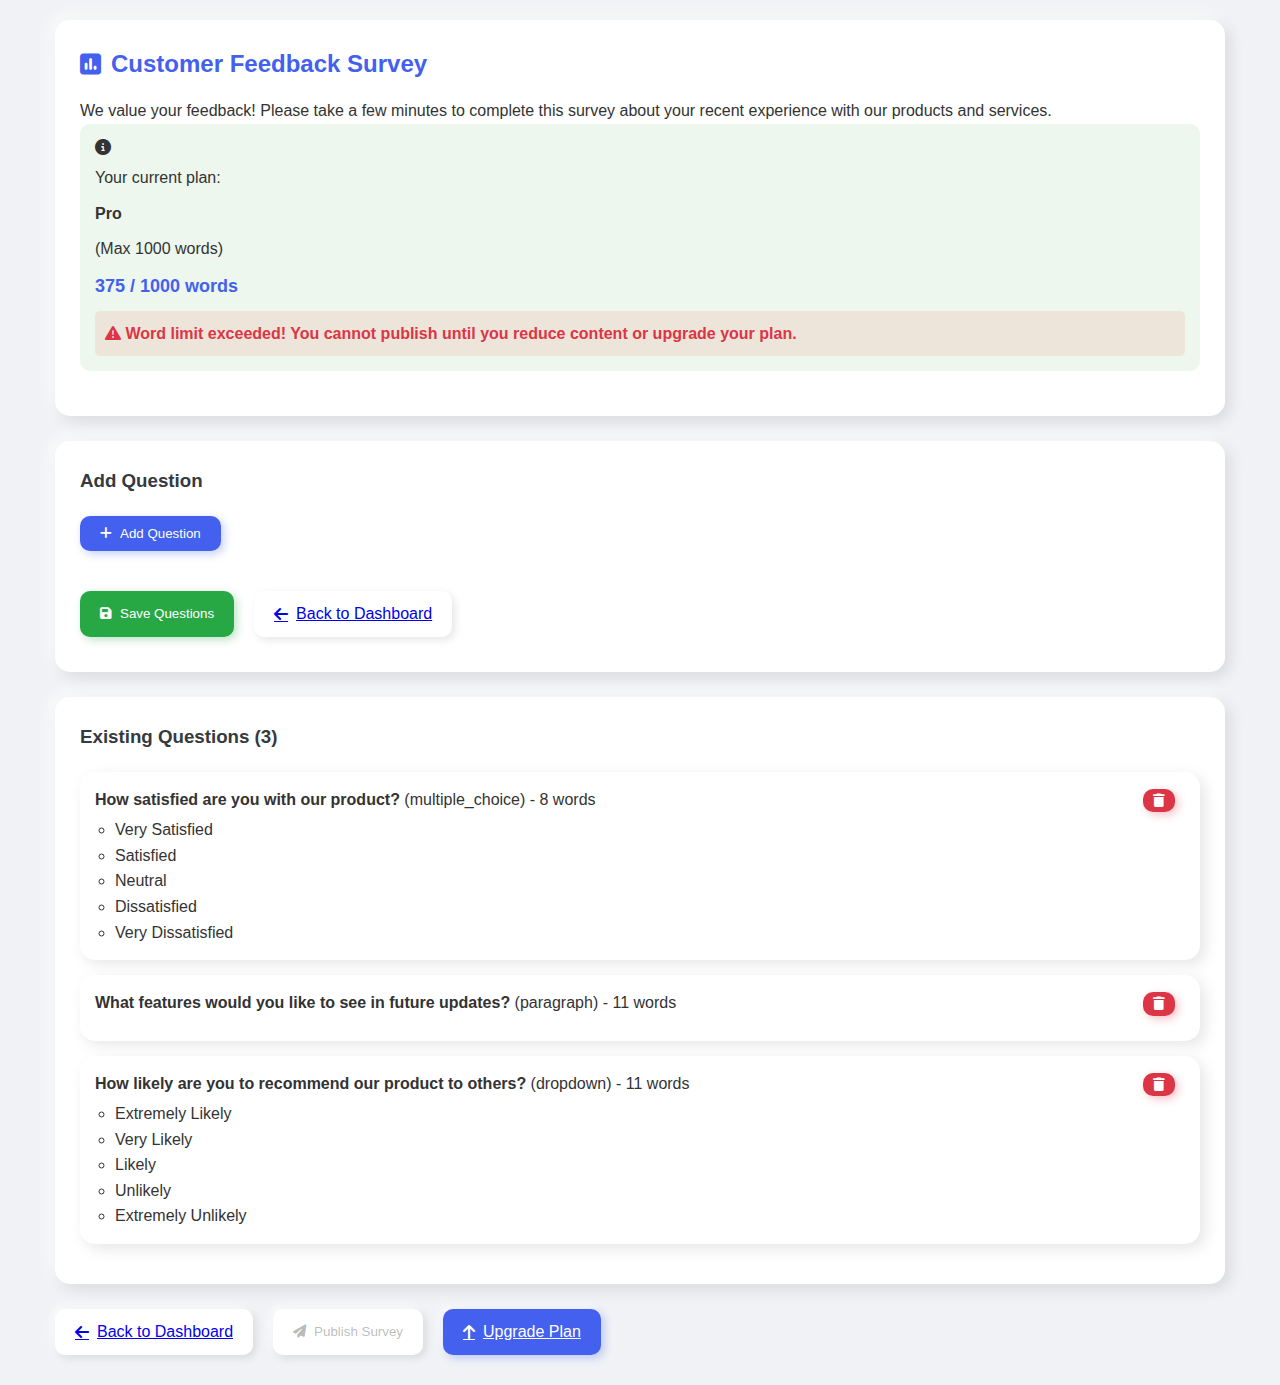
<file: app/templates/survey_view.html>
<!DOCTYPE html>
<html lang="en">
<head>
    <meta charset="UTF-8">
    <meta name="viewport" content="width=device-width, initial-scale=1.0">
    <title>Survey Editor - SurveyZim</title>
    <link rel="stylesheet" href="https://cdnjs.cloudflare.com/ajax/libs/font-awesome/6.4.0/css/all.min.css">
    <style>
        :root {
            --primary: #4361ee;
            --secondary: #6c757d;
            --success: #28a745;
            --danger: #dc3545;
            --warning: #ffc107;
            --light: #f8f9fa;
            --dark: #343a40;
            --background: #f0f2f5;
            --card-bg: #fff;
            --shadow-light: rgba(0, 0, 0, 0.1);
            --shadow-dark: rgba(0, 0, 0, 0.2);
        }

        * {
            box-sizing: border-box;
            margin: 0;
            padding: 0;
            font-family: 'Segoe UI', Tahoma, Geneva, Verdana, sans-serif;
        }

        body {
            background-color: var(--background);
            color: #333;
            line-height: 1.6;
            padding: 20px;
        }

        .container {
            max-width: 1200px;
            margin: 0 auto;
            padding: 0 15px;
        }

        .neu-card {
            background: var(--card-bg);
            border-radius: 15px;
            box-shadow: 5px 5px 15px var(--shadow-light), -5px -5px 15px rgba(255, 255, 255, 0.8);
            padding: 25px;
            margin-bottom: 25px;
            transition: all 0.3s ease;
        }

        .neu-card:hover {
            box-shadow: 8px 8px 20px var(--shadow-light), -8px -8px 20px rgba(255, 255, 255, 0.8);
        }

        .neu-btn {
            border: none;
            padding: 10px 20px;
            border-radius: 10px;
            background: var(--card-bg);
            box-shadow: 3px 3px 8px var(--shadow-light), -3px -3px 8px rgba(255, 255, 255, 0.8);
            cursor: pointer;
            transition: all 0.2s ease;
            display: inline-flex;
            align-items: center;
            justify-content: center;
            gap: 8px;
            font-weight: 500;
            margin-right: 10px;
            margin-bottom: 10px;
        }

        .neu-btn:hover {
            box-shadow: 2px 2px 5px var(--shadow-light), -2px -2px 5px rgba(255, 255, 255, 0.8);
        }

        .neu-btn:active {
            box-shadow: inset 3px 3px 8px var(--shadow-light), inset -3px -3px 8px rgba(255, 255, 255, 0.8);
        }

        .neu-btn-primary {
            background: var(--primary);
            color: white;
            box-shadow: 3px 3px 8px rgba(67, 97, 238, 0.3), -3px -3px 8px rgba(255, 255, 255, 0.8);
        }

        .neu-btn-success {
            background: var(--success);
            color: white;
            box-shadow: 3px 3px 8px rgba(40, 167, 69, 0.3), -3px -3px 8px rgba(255, 255, 255, 0.8);
        }

        .neu-btn-danger {
            background: var(--danger);
            color: white;
            box-shadow: 3px 3px 8px rgba(220, 53, 69, 0.3), -3px -3px 8px rgba(255, 255, 255, 0.8);
        }

        .neu-btn-secondary {
            background: var(--secondary);
            color: white;
            box-shadow: 3px 3px 8px rgba(108, 117, 125, 0.3), -3px -3px 8px rgba(255, 255, 255, 0.8);
        }

        .neu-input {
            width: 100%;
            padding: 12px 15px;
            border: none;
            border-radius: 10px;
            background: var(--card-bg);
            box-shadow: inset 3px 3px 8px var(--shadow-light), inset -3px -3px 8px rgba(255, 255, 255, 0.8);
            margin-bottom: 15px;
            font-size: 16px;
        }

        .page-title {
            color: var(--primary);
            margin-bottom: 15px;
            display: flex;
            align-items: center;
            gap: 10px;
        }

        h2, h3 {
            color: var(--dark);
            margin-bottom: 20px;
        }

        .word-count-info {
            background: rgba(76, 175, 80, 0.1);
            padding: 15px;
            border-radius: 10px;
            margin-bottom: 20px;
            display: flex;
            flex-direction: column;
            gap: 10px;
        }
        
        .word-count-display {
            font-weight: bold;
            font-size: 18px;
            color: var(--primary);
        }
        
        .word-limit-warning {
            color: var(--danger);
            font-weight: bold;
            padding: 10px;
            background: rgba(244, 67, 54, 0.1);
            border-radius: 5px;
        }
        
        .question-word-count {
            font-size: 12px;
            color: #666;
            margin-top: 5px;
        }

        .form-group {
            margin-bottom: 20px;
        }

        .form-actions {
            display: flex;
            flex-wrap: wrap;
            gap: 10px;
            margin-top: 20px;
        }

        .question-item {
            margin-bottom: 20px;
            padding: 20px;
        }

        .options-container {
            margin-top: 15px;
            padding: 15px;
            background: rgba(0, 0, 0, 0.03);
            border-radius: 10px;
        }

        .add-option {
            margin-top: 10px;
        }

        @media (max-width: 768px) {
            .neu-card {
                padding: 15px;
            }
            
            .form-actions {
                flex-direction: column;
            }
            
            .neu-btn {
                width: 100%;
                justify-content: center;
            }
        }
    </style>
</head>
<body>
    <div class="container">
        <!-- Survey Header -->
        <div class="neu-card">
            <h2 class="page-title"><i class="fas fa-poll"></i> Customer Feedback Survey</h2>
            <p>We value your feedback! Please take a few minutes to complete this survey about your recent experience with our products and services.</p>
            
            <div class="word-count-info">
                <i class="fas fa-info-circle"></i>
                Your current plan: <strong>Pro</strong>
                (Max 1000 words)
                <div class="word-count-display">
                    <span id="total-word-count">375</span> / 
                    <span id="word-limit">1000</span> words
                </div>
                <div class="word-limit-warning">
                    <i class="fas fa-exclamation-triangle"></i>
                    Word limit exceeded! You cannot publish until you reduce content or upgrade your plan.
                </div>
            </div>
        </div>

        <!-- Add Question Form -->
        <div class="neu-card">
            <h3>Add Question</h3>
            <form method="POST" id="question-form">
                <div id="questions-container"></div>

                <div class="form-actions" style="margin-top: 20px;">
                    <button type="button" id="add-question" class="neu-btn neu-btn-primary">
                        <i class="fas fa-plus"></i> Add Question
                    </button>
                </div>

                <div class="form-actions" style="margin-top: 30px;">
                    <button type="submit" class="neu-btn neu-btn-success" id="submit-questions">
                        <i class="fas fa-save"></i> Save Questions
                    </button>
                    <a href="#" class="neu-btn">
                        <i class="fas fa-arrow-left"></i> Back to Dashboard
                    </a>
                </div>
            </form>
        </div>

        <!-- Existing Questions -->
        <div class="neu-card">
            <h3>Existing Questions (3)</h3>
            <ul style="list-style:none; padding:0;">
                <li class="neu-card question-item" style="margin-bottom:15px; padding:15px;">
                    <div style="display:flex; justify-content:space-between; align-items:flex-start;">
                        <div>
                            <strong>How satisfied are you with our product?</strong> (multiple_choice) - 8 words
                            <ul style="margin-top:5px; padding-left: 20px;">
                                <li>Very Satisfied</li>
                                <li>Satisfied</li>
                                <li>Neutral</li>
                                <li>Dissatisfied</li>
                                <li>Very Dissatisfied</li>
                            </ul>
                        </div>
                        <div>
                            <button class="neu-btn neu-btn-danger" style="padding:5px 10px;">
                                <i class="fas fa-trash"></i>
                            </button>
                        </div>
                    </div>
                </li>
                <li class="neu-card question-item" style="margin-bottom:15px; padding:15px;">
                    <div style="display:flex; justify-content:space-between; align-items:flex-start;">
                        <div>
                            <strong>What features would you like to see in future updates?</strong> (paragraph) - 11 words
                        </div>
                        <div>
                            <button class="neu-btn neu-btn-danger" style="padding:5px 10px;">
                                <i class="fas fa-trash"></i>
                            </button>
                        </div>
                    </div>
                </li>
                <li class="neu-card question-item" style="margin-bottom:15px; padding:15px;">
                    <div style="display:flex; justify-content:space-between; align-items:flex-start;">
                        <div>
                            <strong>How likely are you to recommend our product to others?</strong> (dropdown) - 11 words
                            <ul style="margin-top:5px; padding-left: 20px;">
                                <li>Extremely Likely</li>
                                <li>Very Likely</li>
                                <li>Likely</li>
                                <li>Unlikely</li>
                                <li>Extremely Unlikely</li>
                            </ul>
                        </div>
                        <div>
                            <button class="neu-btn neu-btn-danger" style="padding:5px 10px;">
                                <i class="fas fa-trash"></i>
                            </button>
                        </div>
                    </div>
                </li>
            </ul>
        </div>

        <!-- Action Buttons -->
        <div class="form-actions">
            <a href="#" class="neu-btn">
                <i class="fas fa-arrow-left"></i> Back to Dashboard
            </a>
            
            <button class="neu-btn" disabled title="Word limit exceeded. Cannot publish.">
                <i class="fas fa-paper-plane"></i> Publish Survey
            </button>
            <a href="#" class="neu-btn neu-btn-primary">
                <i class="fas fa-arrow-up"></i> Upgrade Plan
            </a>
        </div>
    </div>

    <script>
        // Fixed JavaScript variables - no more Jinja2 template issues
        const userPaymentStatus = "paid";
        const userWordLimit = 1000;
        const hasPaidPlan = userPaymentStatus !== 'unpaid';
        const currentTotalWords = 375;

        let questionCount = 0;

        function countWords(text) {
            if (!text || !text.trim()) return 0;
            return text.trim().split(/\s+/).length;
        }

        function updateQuestionWordCount() {
            let newQuestionWords = 0;
            document.querySelectorAll('.question-text-input').forEach(input => {
                newQuestionWords += countWords(input.value);
            });
            
            const totalWords = currentTotalWords + newQuestionWords;
            const submitBtn = document.getElementById('submit-questions');
            
            // Check if adding these questions would exceed the limit
            if (hasPaidPlan && totalWords > userWordLimit) {
                submitBtn.disabled = true;
                submitBtn.title = 'Adding these questions would exceed your word limit.';
            } else {
                submitBtn.disabled = false;
                submitBtn.title = '';
            }
        }

        // Function to create a new question block
        function createQuestionBlock() {
            questionCount++;
            const container = document.getElementById("questions-container");
            const qDiv = document.createElement("div");
            qDiv.className = "neu-card question-item";
            qDiv.dataset.index = questionCount;
            qDiv.style.marginBottom = "15px";
            qDiv.innerHTML = `
                <div style="display:flex; justify-content:space-between; align-items:center;">
                    <label><strong>Question ${questionCount}</strong></label>
                    <button type="button" class="neu-btn neu-btn-danger delete-question">
                        <i class="fas fa-trash"></i>
                    </button>
                </div>
                <div class="form-group">
                    <input type="text" name="question_text[]" class="neu-input question-text-input" placeholder="Enter your question" required>
                    <div class="question-word-count">
                        <span class="question-word-count-value">0</span> words in this question
                    </div>
                </div>
                <div class="form-group">
                    <select name="question_type[]" class="neu-input question-type">
                        <option value="short">Short answer</option>
                        <option value="paragraph">Paragraph</option>
                        <option value="multiple_choice">Multiple choice</option>
                        <option value="checkbox">Checkboxes</option>
                        <option value="dropdown">Dropdown</option>
                    </select>
                </div>
                <div class="form-group">
                    <label>
                        <input type="checkbox" name="question_required[]" value="true"> Required
                    </label>
                </div>
                <div class="options-container" style="display:none; margin-top:10px;">
                    <button type="button" class="add-option neu-btn neu-btn-secondary">
                        <i class="fas fa-plus"></i> Add Option
                    </button>
                </div>
            `;
            container.appendChild(qDiv);

            // Delete question
            qDiv.querySelector(".delete-question").addEventListener("click", () => {
                container.removeChild(qDiv);
                updateQuestionLabels();
                updateQuestionWordCount();
            });

            const typeSelect = qDiv.querySelector(".question-type");
            const optionsContainer = qDiv.querySelector(".options-container");
            const questionInput = qDiv.querySelector(".question-text-input");
            const questionWordCount = qDiv.querySelector(".question-word-count-value");

            // Update word count when question text changes
            questionInput.addEventListener("input", function() {
                const words = countWords(this.value);
                questionWordCount.textContent = words;
                updateQuestionWordCount();
            });

            // Show options only for MCQ, checkbox, dropdown
            typeSelect.addEventListener("change", () => {
                if (["multiple_choice","checkbox","dropdown"].includes(typeSelect.value)) {
                    optionsContainer.style.display = "block";
                } else {
                    optionsContainer.style.display = "none";
                }
            });

            // Add option dynamically
            optionsContainer.querySelector(".add-option").addEventListener("click", () => {
                const index = qDiv.dataset.index;
                const input = document.createElement("input");
                input.type = "text";
                input.name = `question_option_${index}[]`;
                input.className = "neu-input";
                input.placeholder = "Option text";
                input.style.marginTop = "5px";
                optionsContainer.insertBefore(input, optionsContainer.querySelector(".add-option"));
            });
            
            // Update word count validation
            updateQuestionWordCount();
        }

        // Update question labels after deletion
        function updateQuestionLabels() {
            const questions = document.querySelectorAll("#questions-container .question-item");
            questions.forEach((q, idx) => {
                q.querySelector("label strong").textContent = `Question ${idx + 1}`;
                q.dataset.index = idx + 1;
            });
            questionCount = questions.length;
        }

        // Add new question
        document.getElementById("add-question").addEventListener("click", createQuestionBlock);

        // Initial update
        updateQuestionWordCount();
    </script>
</body>
</html>
</file>
